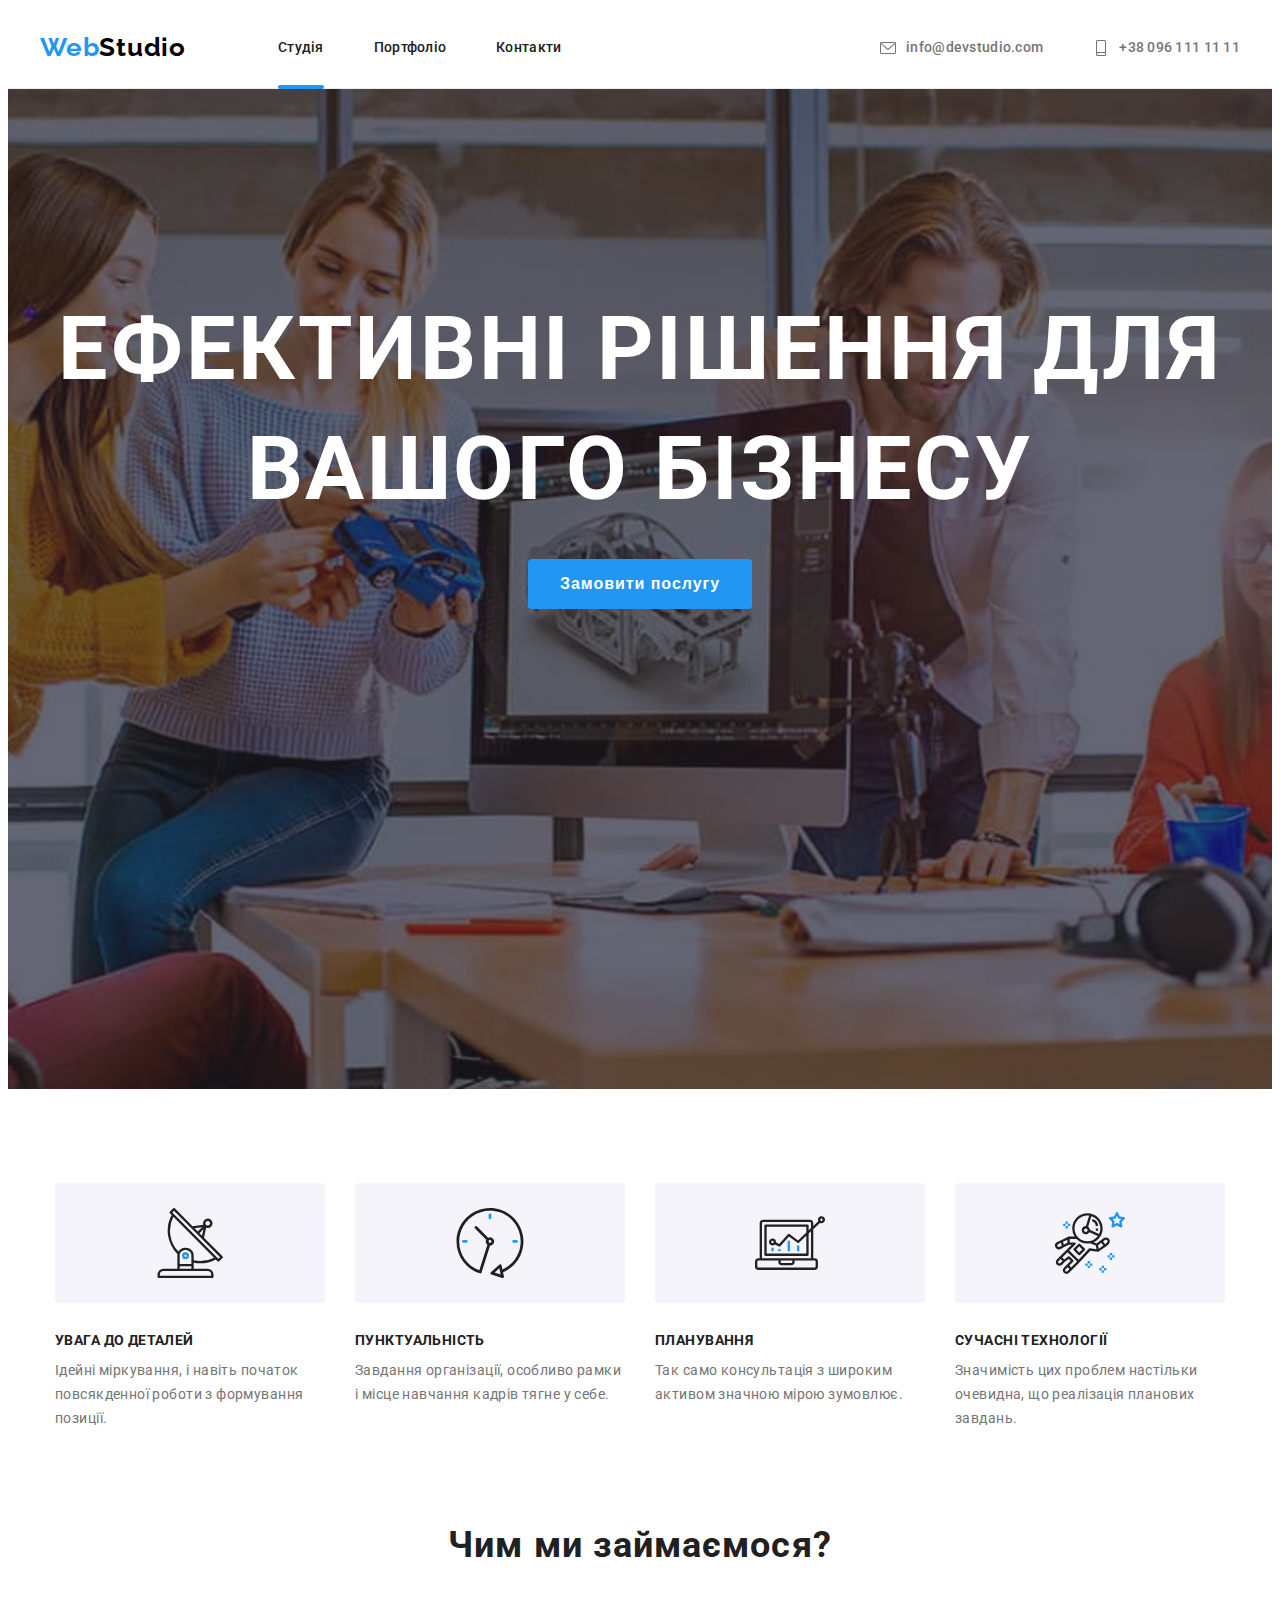
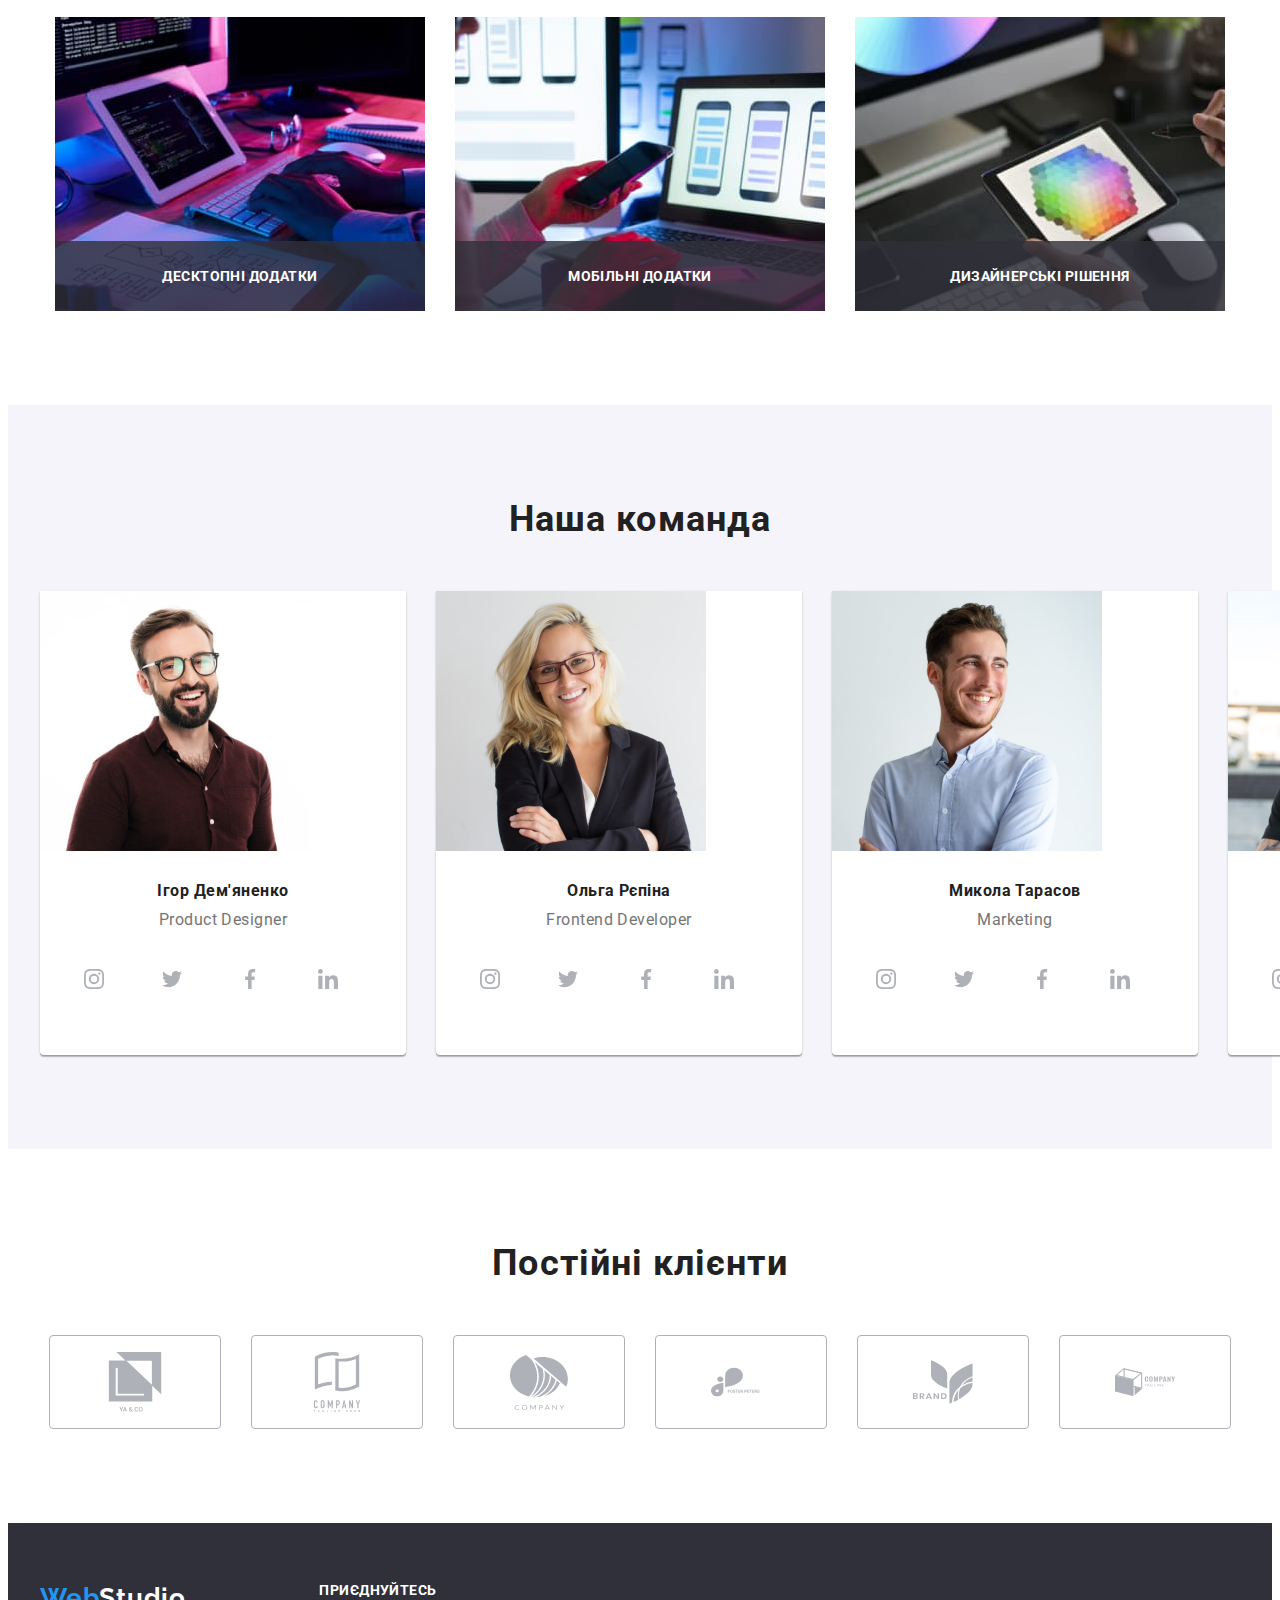
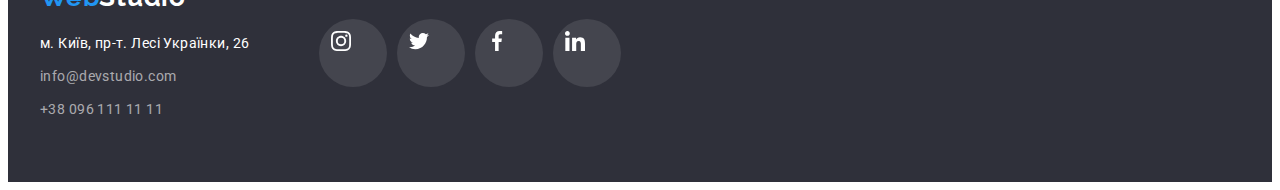
<file: index.html>
<!DOCTYPE html>
<html lang="uk">
  <head>
    <meta charset="UTF-8" />
    <meta http-equiv="X-UA-Compatible" content="IE=edge" />
    <meta name="viewport" content="width=device-width, initial-scale=1.0" />
    <title>Студія</title>
    <link rel="stylesheet" href="./css/style.css" />
    <link rel="preconnect" href="https://fonts.googleapis.com" />
    <link rel="preconnect" href="https://fonts.gstatic.com" crossorigin />
    <link
      rel="stylesheet"
      href="https://cdnjs.cloudflare.com/ajax/libs/modern-normalize/1.1.0/modern-normalize.min.css"
      integrity="sha512-wpPYUAdjBVSE4KJnH1VR1HeZfpl1ub8YT/NKx4PuQ5NmX2tKuGu6U/JRp5y+Y8XG2tV+wKQpNHVUX03MfMFn9Q=="
      crossorigin="anonymous"
      referrerpolicy="no-referrer"
    />
    <link
      href="https://fonts.googleapis.com/css2?family=Raleway:wght@700&family=Roboto:wght@400;500;700;900&display=swap"
      rel="stylesheet"
    />
  </head>
  <body>
    <header class="main-header">
      <div class="container container-header">
        <nav class="nav-container">
          <a href="" class="logo user-links"
            ><span class="logo-start">Web</span>Studio</a
          >
          <ul class="user-list nav-links">
            <li class="nav-item">
              <a class="user-links nav-link active" href="./index.html"
                >Студія</a
              >
            </li>
            <li class="nav-item">
              <a class="user-links nav-link" href="./portfolio.html"
                >Портфоліо</a
              >
            </li>
            <li class="nav-item">
              <a class="user-links nav-link" href="">Контакти</a>
            </li>
          </ul>
        </nav>
        <aside class="contacts">
          <a class="user-links contact" href="mailto:info@devstudio.com">
            <svg class="nav-icon envelope" width="16" height="16">
              <use href="./images/icon.svg#icon-envelope"></use>
            </svg>
            info@devstudio.com
          </a>
          <a class="user-links contact" href="tel:+380961111111">
            <svg class="nav-icon smartphone" width="16" height="16">
              <use href="./images/icon.svg#icon-smartphone"></use>
            </svg>
            +38 096 111 11 11</a
          >
        </aside>
      </div>
    </header>
    <main>
      <section class="section hero">
        <div class="container">
          <h1 class="hero-title">Ефективні рішення для вашого бізнесу</h1>
          <button type="button" class="btn-hero" data-modal-open>
            Замовити послугу
          </button>
        </div>
      </section>
      <section class="section kinds">
        <div class="container">
          <ul class="user-list kinds-container">
            <li class="kind">
              <div class="kind-image">
                <svg class="kind-icon" width="70" height="70">
                  <use href="./images/icon.svg#icon-Group"></use>
                </svg>
              </div>
              <h3 class="kind-header">Увага до деталей</h3>
              <p class="kind-item">
                Ідейні міркування, і навіть початок повсякденної роботи з
                формування позиції.
              </p>
            </li>
            <li class="kind">
              <div class="kind-image">
                <svg class="kind-icon" width="70" height="70">
                  <use href="./images/icon.svg#icon-clock-1"></use>
                </svg>
              </div>
              <h3 class="kind-header">Пунктуальність</h3>
              <p class="kind-item">
                Завдання організації, особливо рамки і місце навчання кадрів
                тягне у себе.
              </p>
            </li>
            <li class="kind">
              <div class="kind-image">
                <svg class="kind-icon" width="70" height="70">
                  <use href="./images/icon.svg#icon-diagram-1"></use>
                </svg>
              </div>
              <h3 class="kind-header">Планування</h3>
              <p class="kind-item">
                Так само консультація з широким активом значною мірою зумовлює.
              </p>
            </li>
            <li class="kind">
              <div class="kind-image">
                <svg class="kind-icon" width="70" height="70">
                  <use href="./images/icon.svg#icon-astronaut-1"></use>
                </svg>
              </div>
              <h3 class="kind-header">Сучасні технології</h3>
              <p class="kind-item">
                Значимість цих проблем настільки очевидна, що реалізація
                планових завдань.
              </p>
            </li>
          </ul>
        </div>
      </section>
      <section class="works section">
        <div class="container">
          <header>
            <h2 class="header works-and-teams-header">Чим ми займаємося?</h2>
          </header>
          <ul class="user-list container-works-and-teams">
            <li class="work">
              <img
                src="./images/box1.jpg"
                alt="розробка"
                width="370"
                height="294"
              />
              <p class="description">Десктопні додатки</p>
            </li>
            <li class="work">
              <img
                src="./images/box2.jpg"
                alt="верстка"
                width="370"
                height="294"
              />
              <p class="description">Мобільні додатки</p>
            </li>
            <li class="work">
              <img
                src="./images/box3.jpg"
                alt="дизайн"
                width="370"
                height="294"
              />
              <p class="description">Дизайнерські рішення</p>
            </li>
          </ul>
        </div>
      </section>
      <section class="section our-team-section">
        <div class="container">
          <header>
            <h2 class="header works-and-teams-header">Наша команда</h2>
          </header>
          <ul class="user-list container-works-and-teams">
            <li class="worker-card">
              <img
                src="./images/img1.jpg"
                alt="Ігор Дем'яненко"
                width="270"
                height="260"
              />
              <div class="worker-info">
                <p class="name"><strong>Ігор Дем'яненко</strong></p>
                <p class="position">Product Designer</p>
                <ul class="user-list social-media-bar">
                  <li>
                    <a
                      href=""
                      class="user-links worker-media"
                      target="_blank"
                      rel="nofollow"
                    >
                      <svg class="social-icon" width="20" height="20">
                        <use href="./images/icon.svg#icon-instagram-2"></use>
                      </svg>
                    </a>
                  </li>
                  <li>
                    <a
                      href=""
                      class="user-links worker-media"
                      target="_blank"
                      rel="nofollow"
                    >
                      <svg class="social-icon">
                        <use href="./images/icon.svg#icon-twitter-1"></use>
                      </svg>
                    </a>
                  </li>
                  <li>
                    <a
                      href=""
                      class="user-links worker-media"
                      target="_blank"
                      rel="nofollow"
                    >
                      <svg class="social-icon">
                        <use href="./images/icon.svg#icon-facebook-1"></use>
                      </svg>
                    </a>
                  </li>
                  <li>
                    <a
                      href=""
                      class="user-links worker-media"
                      target="_blank"
                      rel="nofollow"
                    >
                      <svg class="social-icon">
                        <use href="./images/icon.svg#icon-linkedin-1"></use>
                      </svg>
                    </a>
                  </li>
                </ul>
              </div>
            </li>
            <li class="worker-card">
              <img
                src="./images/img2.jpg"
                alt="Ольга Рєпіна"
                width="270"
                height="260"
              />
              <div class="worker-info">
                <p class="name"><strong>Ольга Рєпіна</strong></p>
                <p class="position">Frontend Developer</p>
                <ul class="user-list social-media-bar">
                  <li>
                    <a
                      href=""
                      class="user-links worker-media"
                      target="_blank"
                      rel="nofollow"
                    >
                      <svg class="social-icon" width="20" height="20">
                        <use href="./images/icon.svg#icon-instagram-2"></use>
                      </svg>
                    </a>
                  </li>
                  <li>
                    <a
                      href=""
                      class="user-links worker-media"
                      target="_blank"
                      rel="nofollow"
                    >
                      <svg class="social-icon">
                        <use href="./images/icon.svg#icon-twitter-1"></use>
                      </svg>
                    </a>
                  </li>
                  <li>
                    <a
                      href=""
                      class="user-links worker-media"
                      target="_blank"
                      rel="nofollow"
                    >
                      <svg class="social-icon">
                        <use href="./images/icon.svg#icon-facebook-1"></use>
                      </svg>
                    </a>
                  </li>
                  <li>
                    <a
                      href=""
                      class="user-links worker-media"
                      target="_blank"
                      rel="nofollow"
                    >
                      <svg class="social-icon">
                        <use href="./images/icon.svg#icon-linkedin-1"></use>
                      </svg>
                    </a>
                  </li>
                </ul>
              </div>
            </li>
            <li class="worker-card">
              <img
                src="./images/img3.jpg"
                alt="Микола Тарасов"
                width="270"
                height="260"
              />
              <div class="worker-info">
                <p class="name"><strong>Микола Тарасов</strong></p>
                <p class="position">Marketing</p>
                <ul class="user-list social-media-bar">
                  <li>
                    <a
                      href=""
                      class="user-links worker-media"
                      target="_blank"
                      rel="nofollow"
                    >
                      <svg class="social-icon" width="20" height="20">
                        <use href="./images/icon.svg#icon-instagram-2"></use>
                      </svg>
                    </a>
                  </li>
                  <li>
                    <a
                      href=""
                      class="user-links worker-media"
                      target="_blank"
                      rel="nofollow"
                    >
                      <svg class="social-icon">
                        <use href="./images/icon.svg#icon-twitter-1"></use>
                      </svg>
                    </a>
                  </li>
                  <li>
                    <a
                      href=""
                      class="user-links worker-media"
                      target="_blank"
                      rel="nofollow"
                    >
                      <svg class="social-icon">
                        <use href="./images/icon.svg#icon-facebook-1"></use>
                      </svg>
                    </a>
                  </li>
                  <li>
                    <a
                      href=""
                      class="user-links worker-media"
                      target="_blank"
                      rel="nofollow"
                    >
                      <svg class="social-icon">
                        <use href="./images/icon.svg#icon-linkedin-1"></use>
                      </svg>
                    </a>
                  </li>
                </ul>
              </div>
            </li>
            <li class="worker-card">
              <img
                src="./images/img4.jpg"
                alt="Михайло Єрмаков"
                width="270"
                height="260"
              />
              <div class="worker-info">
                <p class="name"><strong>Михайло Єрмаков</strong></p>
                <p class="position">UI Designer</p>
                <ul class="user-list social-media-bar">
                  <li>
                    <a
                      href=""
                      class="user-links worker-media"
                      target="_blank"
                      rel="nofollow"
                    >
                      <svg class="social-icon" width="20" height="20">
                        <use href="./images/icon.svg#icon-instagram-2"></use>
                      </svg>
                    </a>
                  </li>
                  <li>
                    <a
                      href=""
                      class="user-links worker-media"
                      target="_blank"
                      rel="nofollow"
                    >
                      <svg class="social-icon">
                        <use href="./images/icon.svg#icon-twitter-1"></use>
                      </svg>
                    </a>
                  </li>
                  <li>
                    <a
                      href=""
                      class="user-links worker-media"
                      target="_blank"
                      rel="nofollow"
                    >
                      <svg class="social-icon">
                        <use href="./images/icon.svg#icon-facebook-1"></use>
                      </svg>
                    </a>
                  </li>
                  <li>
                    <a
                      href=""
                      class="user-links worker-media"
                      target="_blank"
                      rel="nofollow"
                    >
                      <svg class="social-icon">
                        <use href="./images/icon.svg#icon-linkedin-1"></use>
                      </svg>
                    </a>
                  </li>
                </ul>
              </div>
            </li>
          </ul>
        </div>
      </section>
      <section class="section clients">
        <div class="container clients-container">
          <header>
            <h2 class="header works-and-teams-header">Постійні клієнти</h2>
          </header>
          <ul class="user-list clients-logo-list">
            <li>
              <a href="" class="client-logo" target="_blank" rel="nofollow">
                <svg width="106" height="60">
                  <use href="./images/icon.svg#icon-group-1"></use>
                </svg>
              </a>
            </li>
            <li>
              <a href="" class="client-logo" target="_blank" rel="nofollow">
                <svg width="106" height="60">
                  <use href="./images/icon.svg#icon-group-2"></use>
                </svg>
              </a>
            </li>
            <li>
              <a href="" class="client-logo" target="_blank" rel="nofollow">
                <svg width="106" height="60">
                  <use href="./images/icon.svg#icon-group-3"></use>
                </svg>
              </a>
            </li>
            <li>
              <a href="" class="client-logo" target="_blank" rel="nofollow">
                <svg width="106" height="60">
                  <use href="./images/icon.svg#icon-group-4"></use>
                </svg>
              </a>
            </li>
            <li>
              <a href="" class="client-logo" target="_blank" rel="nofollow">
                <svg width="106" height="60">
                  <use href="./images/icon.svg#icon-group-5"></use>
                </svg>
              </a>
            </li>
            <li>
              <a href="" class="client-logo" target="_blank" rel="nofollow">
                <svg width="106" height="60">
                  <use href="./images/icon.svg#icon-group-6"></use>
                </svg>
              </a>
            </li>
          </ul>
        </div>
      </section>
    </main>
    <footer class="footer">
      <div class="container">
        <div class="adress">
          <a href="" class="logo footer-logo user-links"
            ><span class="logo-start">Web</span
            ><span class="logo-footer-end">Studio</span></a
          >
          <address>
            <a href="" class="footer-location user-links"
              >м. Київ, пр-т. Лесі Українки, 26</a
            >
            <a
              class="user-links contact footer-email"
              href="mailto:info@devstudio.com"
              >info@devstudio.com</a
            >
            <a class="user-links contact footer-tel" href="tel:+380961111111"
              >+38 096 111 11 11</a
            >
          </address>
        </div>
        <div class="social">
          <h4 class="social-header">Приєднуйтесь</h4>
          <ul class="user-list social-media-footer">
            <li>
              <a
                href=""
                class="user-links footer-media"
                target="_blank"
                rel="nofollow"
              >
                <svg class="social-icon">
                  <use href="./images/icon.svg#icon-instagram-2"></use>
                </svg>
              </a>
            </li>
            <li>
              <a
                href=""
                class="user-links footer-media"
                target="_blank"
                rel="nofollow"
              >
                <svg class="social-icon">
                  <use href="./images/icon.svg#icon-twitter-1"></use>
                </svg>
              </a>
            </li>
            <li>
              <a
                href=""
                class="user-links footer-media"
                target="_blank"
                rel="nofollow"
              >
                <svg class="social-icon">
                  <use href="./images/icon.svg#icon-facebook-1"></use>
                </svg>
              </a>
            </li>
            <li>
              <a
                href=""
                class="user-links footer-media"
                target="_blank"
                rel="nofollow"
              >
                <svg class="social-icon">
                  <use href="./images/icon.svg#icon-linkedin-1"></use>
                </svg>
              </a>
            </li>
          </ul>
        </div>
      </div>
    </footer>
    <div class="back-drop is-hidden" data-modal>
      <div class="modal">
        <button class="close-modal-btn" data-modal-close>
          <svg class="icon-close">
            <use href="./images/icon.svg#icon-close"></use>
          </svg>
        </button>
      </div>
    </div>
    <script src="./js/modal.js"></script>
  </body>
</html>
</file>
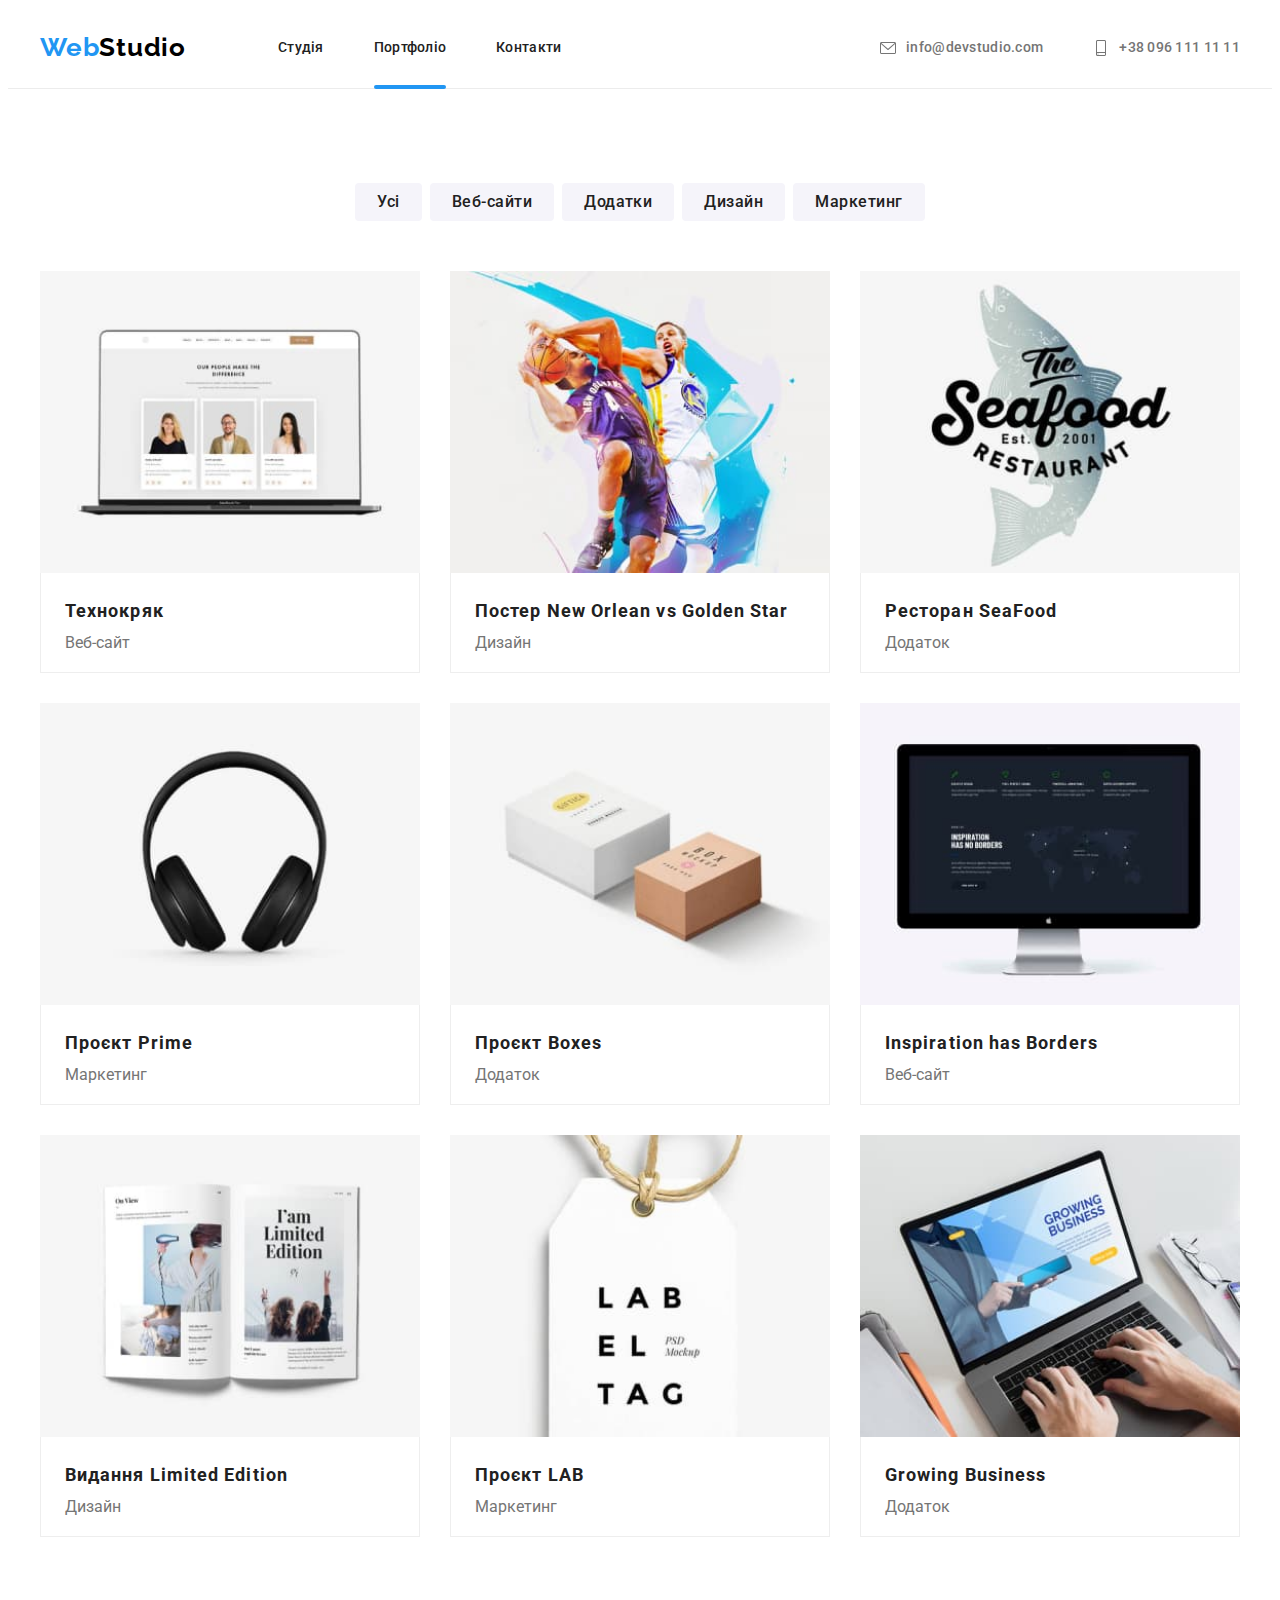
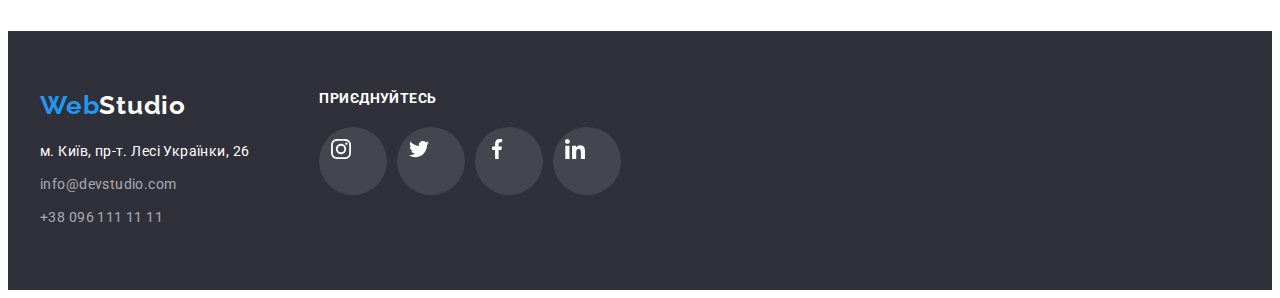
<file: portfolio.html>
<!DOCTYPE html>
<html lang="uk">
  <head>
    <meta charset="UTF-8" />
    <meta http-equiv="X-UA-Compatible" content="IE=edge" />
    <meta name="viewport" content="width=device-width, initial-scale=1.0" />
    <title>Портфоліо</title>
    <link rel="stylesheet" href="./css/style.css" />
    <link rel="preconnect" href="https://fonts.googleapis.com" />
    <link rel="preconnect" href="https://fonts.gstatic.com" crossorigin />
    <link
      rel="stylesheet"
      href="https://cdnjs.cloudflare.com/ajax/libs/modern-normalize/1.1.0/modern-normalize.min.css"
      integrity="sha512-wpPYUAdjBVSE4KJnH1VR1HeZfpl1ub8YT/NKx4PuQ5NmX2tKuGu6U/JRp5y+Y8XG2tV+wKQpNHVUX03MfMFn9Q=="
      crossorigin="anonymous"
      referrerpolicy="no-referrer"
    />
    <link
      href="https://fonts.googleapis.com/css2?family=Raleway:wght@700&family=Roboto:wght@400;500;700;900&display=swap"
      rel="stylesheet"
    />
  </head>
  <body>
    <header class="main-header">
      <div class="container container-header">
        <nav class="nav-container">
          <a href="" class="logo user-links"
            ><span class="logo-start">Web</span>Studio</a
          >
          <ul class="user-list nav-links">
            <li class="nav-item">
              <a class="user-links nav-link" href="./index.html">Студія</a>
            </li>
            <li class="nav-item">
              <a class="user-links nav-link active" href="./portfolio.html"
                >Портфоліо</a
              >
            </li>
            <li class="nav-item">
              <a class="user-links nav-link" href="">Контакти</a>
            </li>
          </ul>
        </nav>
        <aside class="contacts">
          <a class="user-links contact" href="mailto:info@devstudio.com">
            <svg class="nav-icon envelope" width="16" height="16">
              <use href="./images/icon.svg#icon-envelope"></use>
            </svg>
            info@devstudio.com
          </a>
          <a class="user-links contact" href="tel:+380961111111">
            <svg class="nav-icon smartphone" width="16" height="16">
              <use href="./images/icon.svg#icon-smartphone"></use>
            </svg>
            +38 096 111 11 11</a
          >
        </aside>
      </div>
    </header>
    <main>
      <section class="section portfolio">
        <div class="container">
          <ul class="user-list filters">
            <li class="filter">
              <button type="button" class="btn-filter">Усі</button>
            </li>
            <li class="filter">
              <button type="button" class="btn-filter">Веб-сайти</button>
            </li>
            <li class="filter">
              <button type="button" class="btn-filter">Додатки</button>
            </li>
            <li class="filter">
              <button type="button" class="btn-filter">Дизайн</button>
            </li>
            <li class="filter">
              <button type="button" class="btn-filter">Маркетинг</button>
            </li>
          </ul>
          <ul class="user-list portfolio-cards">
            <li class="portfolio-card">
              <div class="portfolio-img">
                <img src="./images/img.jpg" alt="Технокряк" />
                <div class="more-information">
                  <p>
                    Ресурс пропонує комплексні пропозиції з різним рівнем
                    функціоналу та сервісів. Все це дозволить відвідувачу
                    отримати вичерпні відомості про компанію чи приватну особу.
                  </p>
                </div>
              </div>
              <div class="portfolio-card-item">
                <h3 class="card-header">Технокряк</h3>
                <p class="description">Веб-сайт</p>
              </div>
            </li>

            <li class="portfolio-card">
              <div class="portfolio-img">
                <img
                  src="./images/img(1).jpg"
                  alt="Постер New Orlean vs Golden Star"
                />
                <div class="more-information">
                  <p>
                    Ресурс пропонує комплексні пропозиції з різним рівнем
                    функціоналу та сервісів. Все це дозволить відвідувачу
                    отримати вичерпні відомості про компанію чи приватну особу.
                  </p>
                </div>
              </div>
              <div class="portfolio-card-item">
                <h3 class="card-header">Постер New Orlean vs Golden Star</h3>
                <p class="description">Дизайн</p>
              </div>
            </li>

            <li class="portfolio-card">
              <div class="portfolio-img">
                <img src="./images/img(2).jpg" alt="Ресторан SeaFood" />
                <div class="more-information">
                  <p>
                    Ресурс пропонує комплексні пропозиції з різним рівнем
                    функціоналу та сервісів. Все це дозволить відвідувачу
                    отримати вичерпні відомості про компанію чи приватну особу.
                  </p>
                </div>
              </div>
              <div class="portfolio-card-item">
                <h3 class="card-header">Ресторан SeaFood</h3>
                <p class="description">Додаток</p>
              </div>
            </li>

            <li class="portfolio-card">
              <div class="portfolio-img">
                <img src="./images/img(3).jpg" alt="Проєкт Prime" />
                <div class="more-information">
                  <p>
                    Ресурс пропонує комплексні пропозиції з різним рівнем
                    функціоналу та сервісів. Все це дозволить відвідувачу
                    отримати вичерпні відомості про компанію чи приватну особу.
                  </p>
                </div>
              </div>
              <div class="portfolio-card-item">
                <h3 class="card-header">Проєкт Prime</h3>
                <p class="description">Маркетинг</p>
              </div>
            </li>

            <li class="portfolio-card">
              <div class="portfolio-img">
                <img src="./images/img(4).jpg" alt="Проєкт Boxes" />
                <div class="more-information">
                  <p>
                    Ресурс пропонує комплексні пропозиції з різним рівнем
                    функціоналу та сервісів. Все це дозволить відвідувачу
                    отримати вичерпні відомості про компанію чи приватну особу.
                  </p>
                </div>
              </div>
              <div class="portfolio-card-item">
                <h3 class="card-header">Проєкт Boxes</h3>
                <p class="description">Додаток</p>
              </div>
            </li>

            <li class="portfolio-card">
              <div class="portfolio-img">
                <img src="./images/img(5).jpg" alt="Inspiration has Borders" />
                <div class="more-information">
                  <p>
                    Ресурс пропонує комплексні пропозиції з різним рівнем
                    функціоналу та сервісів. Все це дозволить відвідувачу
                    отримати вичерпні відомості про компанію чи приватну особу.
                  </p>
                </div>
              </div>
              <div class="portfolio-card-item">
                <h3 class="card-header">Inspiration has Borders</h3>
                <p class="description">Веб-сайт</p>
              </div>
            </li>

            <li class="portfolio-card">
              <div class="portfolio-img">
                <img src="./images/img(6).jpg" alt="Видання Limited Edition" />
                <div class="more-information">
                  <p>
                    Ресурс пропонує комплексні пропозиції з різним рівнем
                    функціоналу та сервісів. Все це дозволить відвідувачу
                    отримати вичерпні відомості про компанію чи приватну особу.
                  </p>
                </div>
              </div>
              <div class="portfolio-card-item">
                <h3 class="card-header">Видання Limited Edition</h3>
                <p class="description">Дизайн</p>
              </div>
            </li>

            <li class="portfolio-card">
              <div class="portfolio-img">
                <img src="./images/img(8).jpg" alt="Проєкт LAB" />
                <div class="more-information">
                  <p>
                    Ресурс пропонує комплексні пропозиції з різним рівнем
                    функціоналу та сервісів. Все це дозволить відвідувачу
                    отримати вичерпні відомості про компанію чи приватну особу.
                  </p>
                </div>
              </div>
              <div class="portfolio-card-item">
                <h3 class="card-header">Проєкт LAB</h3>
                <p class="description">Маркетинг</p>
              </div>
            </li>

            <li class="portfolio-card">
              <div class="portfolio-img">
                <img src="./images/img(7).jpg" alt="Growing Business" />
                <div class="more-information">
                  <p>
                    Ресурс пропонує комплексні пропозиції з різним рівнем
                    функціоналу та сервісів. Все це дозволить відвідувачу
                    отримати вичерпні відомості про компанію чи приватну особу.
                  </p>
                </div>
              </div>
              <div class="portfolio-card-item">
                <h3 class="card-header">Growing Business</h3>
                <p class="description">Додаток</p>
              </div>
            </li>
          </ul>
        </div>
      </section>
    </main>
    <footer class="footer">
      <div class="container">
        <div class="adress">
          <a href="" class="logo footer-logo user-links"
            ><span class="logo-start">Web</span
            ><span class="logo-footer-end">Studio</span></a
          >
          <address>
            <a href="" class="footer-location user-links"
              >м. Київ, пр-т. Лесі Українки, 26</a
            >
            <a
              class="user-links contact footer-email"
              href="mailto:info@devstudio.com"
              >info@devstudio.com</a
            >
            <a class="user-links contact footer-tel" href="tel:+380961111111"
              >+38 096 111 11 11</a
            >
          </address>
        </div>
        <div class="social">
          <h4 class="social-header">Приєднуйтесь</h4>
          <ul class="user-list social-media-footer">
            <li>
              <a
                href=""
                class="user-links footer-media"
                target="_blank"
                rel="nofollow"
              >
                <svg class="social-icon">
                  <use href="./images/icon.svg#icon-instagram-2"></use>
                </svg>
              </a>
            </li>
            <li>
              <a
                href=""
                class="user-links footer-media"
                target="_blank"
                rel="nofollow"
              >
                <svg class="social-icon">
                  <use href="./images/icon.svg#icon-twitter-1"></use>
                </svg>
              </a>
            </li>
            <li>
              <a
                href=""
                class="user-links footer-media"
                target="_blank"
                rel="nofollow"
              >
                <svg class="social-icon">
                  <use href="./images/icon.svg#icon-facebook-1"></use>
                </svg>
              </a>
            </li>
            <li>
              <a
                href=""
                class="user-links footer-media"
                target="_blank"
                rel="nofollow"
              >
                <svg class="social-icon">
                  <use href="./images/icon.svg#icon-linkedin-1"></use>
                </svg>
              </a>
            </li>
          </ul>
        </div>
      </div>
    </footer>
    <script src="./js/modal.js"></script>
  </body>
</html>
</file>
<file: css/style.css>
:root{
    --font-color-header: #212121;
    --font-color-text: #757575;
    --font-color-footer-location: #FFFFFF;
    --font-color-footer-contacts: rgba(255,255,255,.6);
    --font-color-hower: #2196F3;
    --font-color-hower-btn: #FFFFFF;
    --hero-font-color: #FFFFFF;
    --header-background-color: #FFFFFF;
    --main-background-color: #FFFFFF;
    --main-background-color-aditional: #F5F4FA;
    --hero-backround-color: #2F303A;
    --footer-background-color: #2F303A;
    --filter-btn-background-color: #F5F4FA;
    --filter-btn-hower-background: #2196F3;
    --portfolio-set-gap: 30px;
    --transition-duration: 250ms;
    --transition-timing-function: cubic-bezier(0.4, 0, 0.2, 1);
}
body{
    font-family: 'Roboto', 'Raleway', 'Times New Roman', sans-serif;
    color: var(--font-color-text);
    background-color: var(--main-background-color);
}
h1, h2, h3, h4, h5, h6 {
    margin: 0;
}
p{
    margin: 0;
    padding: 0;
}
img{
    display: block;
    max-width: 100%;
}
.container{
    width: 1200px;
    margin: 0 auto;
    display: flex;
    padding: 0 15px;
}
.section{
    padding: 94px 0;
}


/* Remove default style */
.user-links{
    text-decoration: none;
    color: inherit;
    font-style: normal;
}
.user-list{
    margin-top: 0;
    margin-bottom: 0;
    list-style: none;
    color: inherit;
    padding: 0;
}
/* Main-header */
.main-header{
    background-color: var(--header-background-color);
    border-bottom: 1px solid #ECECEC;
}
.container-header{
    align-items: center;
    justify-content: space-between;
}
.nav-container{
    display: flex;
    align-items: center;
}

.logo{
    width: 145px;
    color: #000000;
    font-family: 'Raleway';
    font-style: normal;
    font-weight: 700;
    font-size: 26px;
    line-height: 1.14;
    letter-spacing: 0.03em;
}
.logo-start{
    color: #2196F3;
}
.nav-links{
    margin-left: 93px;
    padding-left: 0;
    display: flex;
    min-width: 281px;
    justify-content: space-between;
    align-items: center;
    color: var(--font-color-header);
    font-weight: 500;
    font-size: 14px;
    line-height: 1.14;
    letter-spacing: 0.02em;
}

.nav-link.active{
    position: relative;
    display: inline-block;
    padding-top: 32px;
    padding-bottom: 32px;
}
.nav-link{
    transition-property: color;
    transition-duration: var(--transition-duration);
    transition-timing-function: var(--transition-timing-function);
}

.nav-container .nav-link.active::after{
    content: '';
    position: absolute;
    display: block;
    bottom: -1px;
    height: 4px;
    width: 100%;
    border-radius: 2px;
    background-color: var(--font-color-hower);

    animation-name: nav-line;
    animation-duration: var(--transition-duration);
    animation-timing-function: var(--transition-timing-function);
}

.user-list.nav-links .nav-item:not(:last-child){
    margin-right: 50px;
}
.contacts{
    display: flex;
    color: var(--font-color-text);
    font-style: normal;
    font-weight: 500;
    font-size: 14px;
    line-height: 1.14px;
    letter-spacing: 0.02em;
}

.contacts>.user-links.contact {
    display: flex;
    justify-content: center;
    align-items: center;
    gap: 10px;

    transition-property: color;
    transition-duration: var(--transition-duration);
    transition-timing-function: var(--transition-timing-function);
}

.nav-icon {
    fill: #757575;

    transition-property: fill;
    transition-duration: var(--transition-duration);
    transition-timing-function: var(--transition-timing-function);
}

.contacts>.user-links.contact:hover .nav-icon, .contacts>.user-links.contact:focus .nav-icon {
    fill: var(--font-color-hower);
}

.contacts .user-links.contact:not(:last-child){
    margin-right: 50px;
}
.contact:hover, .contact:focus, .nav-link:hover, .nav-link:focus, .location:hover,
.location:focus,
.contact:hover,
.contact:focus{
    color: var(--font-color-hower)
}
/* Main page main */
.header{
    color: var(--font-color-header);
    font-size: 36px;
    line-height: 1.166;
    text-align: center;
    letter-spacing: 0.03em;
}
/* hero */
.hero{
    height: 600px;
    max-width: 1600px;
    margin: 0 auto;
    background-color: #C4C4C4;
    background-image: linear-gradient(rgba(47, 48, 58, 0.4), rgba(47, 48, 58, 0.4)), url(../images/hero.jpg);
    background-repeat: no-repeat;
    background-size: cover;
    background-position: center;
    color: var(--hero-font-color);
    font-weight: 900;
    font-size: 44px;
    line-height: 1.364;
    text-align: center;
    letter-spacing: 0.06em;
    text-transform: uppercase;
}
.hero.section{
    padding-bottom: 200px;
    padding-top: 200px;
}
.hero .container{
    flex-direction: column;
    align-items: center;
}
.hero .hero-title{
    margin-bottom: 30px;
}
.btn-hero {
    width: max-content;
    padding: 10px 32px;
    background-color: #2196F3;
    color: #FFFFFF;
    font-weight: 700;
    font-size: 16px;
    line-height: 1.875;
    letter-spacing: 0.06em;
    cursor: pointer;
    border: none;
    border-radius: 4px;
}

/* kinds */
.kind-image{
    background-color: var(--main-background-color-aditional);
    border-radius: 4px;
    margin-bottom: 30px;
    height: 120px;
    display: flex;
    justify-content: center;
    align-items: center;
}
.kinds{
    background-color: var(--main-background-color);
}
.kinds .container{
    flex-direction: column;
}
.kinds-container{
    display: flex;
    margin: 0 auto;
}
.kinds-container .kind:not(:last-child){
    margin-right: 30px;
}
.kind{
    width: 270px;
}
.kind-header{
    color: var(--font-color-header);
    padding-bottom: 10px;
    font-size: 14px;
    line-height: 1.14;
    letter-spacing: 0.03em;
    text-transform: uppercase;
}
.kind-item{
    font-size: 14px;
    line-height: 1.71;
    letter-spacing: 0.03em;
}
/* What are we doing */
.works.section{
    padding-top: 0;
}
.works.section .container{
    flex-direction: column;
}
.container-works-and-teams{
    display: flex;
    margin: 0 auto;
    padding-left: 0;
}
.container-works-and-teams .work:not(:last-child){
    margin-right: 30px;
}
.works-and-teams-header{
    margin-bottom: 50px;
}
.work{
    position: relative;
}
.work > .description{
    display: flex;
    align-items: center;
    justify-content: center;
    width: 100%;
    position: absolute;
    bottom: 0;
    min-height: 70px;
    color: var(--font-color-hower-btn);
    background-color: rgba(47, 48, 58, 0.8);

    font-weight: 700;
    font-size: 14px;
    line-height: 16px;
    text-align: center;
    letter-spacing: 0.03em;
    text-transform: uppercase;
}
/* Our team */
.our-team-section{
    background-color: var(--main-background-color-aditional);
}
.our-team-section .container{
    flex-direction: column;
}
.worker-card{
    background-color: var(--header-background-color);
    box-shadow: 0px 1px 3px rgba(0, 0, 0, 0.12), 0px 1px 1px rgba(0, 0, 0, 0.14), 0px 2px 1px rgba(0, 0, 0, 0.2);
    border-radius: 0px 0px 4px 4px;
}
.user-list.container-works-and-teams .worker-card:not(:last-child){
    margin-right: 30px;
}
.worker-info{
    padding: 30px 0;
    padding-left: 32px;
    padding-right: 32px;
}
.name{
    color: var(--font-color-header);
    font-weight: 500;
    font-size: 16px;
    line-height: 1.19;
    text-align: center;
    letter-spacing: 0.03em;
    margin-bottom: 10px;
}
.position{
    font-size: 16px;
    line-height: 1.19;
    text-align: center;
    letter-spacing: 0.03em;
    margin-bottom: 28px;
}
.social-media-bar{
    display: flex;
    gap: 10px;
}
.social-icon{
    width: 20px;
    height: 20px;
}
.worker-media{
    display: inline-block;
    width: 44px;
    height: 44px;
    fill: #AFB1B8;
    border-radius: 50%;
    padding: 12px;

    transition-property: background-color, fill;
    transition-duration: var(--transition-duration);
    transition-timing-function: var(--transition-timing-function);
}
.worker-media:hover{
    fill: var(--font-color-hower-btn);
    background-color: var(--filter-btn-hower-background);
}
/* clients */
.clients-container{
    flex-direction: column;
    align-items: center;
}
.clients-logo-list{
    display: flex;
    gap: 30px;
}
.client-logo{
    display: flex;
    justify-content: center;
    align-items: center;
    height: 92px;
    width: 170px;
    border: rgba(175, 177, 184, 1) solid 1px;
    border-radius: 4px;
    fill: #AFB1B8;

    transition-property: fill, border;
    transition-duration: var(--transition-duration);
    transition-timing-function: var(--transition-timing-function);
}
.clients-logo-list > .client-logo:not(:last-child){
    margin-right: 30px;
}
.client-logo:hover, .client-logo:focus{
    fill: #2196F3;
    border: rgba(33, 150, 243, 1) solid 1px;
}
/* footer */
.footer{
    background-color: var(--footer-background-color);
    padding-top: 60px;
    padding-bottom: 60px;
    color: var(--font-color-footer-contacts);
    font-style: normal;
    font-size: 14px;
    line-height: 1.71;
    letter-spacing: 0.03em;
}
.footer .adress{
    flex-direction: column;
    margin-right: 70px;
}
.footer-logo{
    display: inline-block;
    margin-bottom: 20px;
}
.logo-footer-end{
    color: #FFFFFF;
}

.footer .contact{
    transition-property: color;
    transition-duration: var(--transition-duration);
    transition-timing-function: var(--transition-timing-function);
}

.footer-location {
    display: block;
    color: var(--font-color-footer-location);
    margin-bottom: 9px;
}

.footer-email{
    display: block;
    margin-bottom: 9px;
}
.footer-tel{
    display: block;
}
.social-header{
    color: var(--font-color-footer-location);
    font-weight: 700;
    font-size: 14px;
    line-height: 1.14;
    letter-spacing: 0.03em;
    text-transform: uppercase;
    margin-bottom: 20px;
}
.user-list.social-media-footer{
    display: flex;
    gap: 10px;
}
.footer-media>.social-icon{
    fill: var(--font-color-footer-location);
}
.user-links.footer-media{
    display: inline-block;
    padding: 12px;
    cursor: pointer;
    width: 44px;
    height: 44px;
    background-color: rgba(255, 255, 255, 0.1);
    border-radius: 50%;

    transition-property: background-color;
    transition-duration: var(--transition-duration);
    transition-timing-function: var(--transition-timing-function);
}
.user-links.footer-media:hover{
    background-color: #2196F3;
}

/* Portfilio main*/
.portfolio .container{
    flex-direction: column;
}
.filters{
    display: flex;
    justify-content: center;
    margin-bottom: 50px;
}
.btn-filter{
    background-color: var(--filter-btn-background-color);
    color: var(--font-color-header);
    cursor: pointer;
    font-family: 'Roboto';
    font-style: normal;
    font-weight: 500;
    font-size: 16px;
    line-height: 1.62;
    text-align: center;
    letter-spacing: 0.03em;
    border: none;
    border-radius: 4px;
    padding: 6px 22px;

    transition-property: background-color, color, box-shadow;
    transition-duration: var(--transition-duration);
    transition-timing-function: var(--transition-timing-function);
}

.filters .filter:not(:last-child){
    margin-right: 8px;
}

.btn-filter:hover, .btn-filter:focus{
    background-color: var(--filter-btn-hower-background);
    color: #FFFFFF;
    box-shadow: 0px 3px 1px rgba(0, 0, 0, 0.1), 0px 1px 2px rgba(0, 0, 0, 0.08), 0px 2px 2px rgba(0, 0, 0, 0.12);
}

.portfolio-cards{
    display: flex;
    flex-wrap: wrap;
    padding: 0;
    width: 1200px;
}
.portfolio-card{
    flex-basis: calc((100% - var(--portfolio-set-gap)*2) / 3);
    margin-right: var(--portfolio-set-gap);
    margin-bottom: var(--portfolio-set-gap);

    transition-property: box-shadow;
    transition-duration: var(--transition-duration);
    transition-timing-function: var(--transition-timing-function);
}
.portfolio-card img{
    display: block;
    width: 100%;
    object-fit: cover;
}

.portfolio-img{
    position: relative;
    overflow: hidden;
}
.more-information{
    position: absolute;
    bottom: 0;

    transform: translateY(100%);

    display: flex;
    justify-content: center;
    align-items: center;

    padding: 0 24px;
    width: 100%;
    height: 100%;
    background-color: rgba(33, 150, 243, 0.9);

    transition-property: transform;
    transition-duration: var(--transition-duration);
    transition-timing-function: var(--transition-timing-function);
}
.more-information > p{
    font-size: 18px;
    line-height: 1.56;
    letter-spacing: 0.03em;
    color: #FFFFFF;
}
.portfolio-card:hover, .portfolio-card:focus{
    box-shadow: 0px 1px 1px rgba(0, 0, 0, 0.12), 0px 4px 4px rgba(0, 0, 0, 0.06), 1px 4px 6px rgba(0, 0, 0, 0.16);
}

.portfolio-card:hover .more-information,
.portfolio-card:focus .more-information{
    transform: translateY(0);
}

.portfolio-card:nth-child(3n){
    margin-right: 0;
}
.portfolio-card:nth-child(n + 7){
    margin-bottom: 0;
}
.portfolio-card-item{
    padding: 20px 24px;
    background-color: #FFFFFF;
    border-bottom: 1px solid #EEEEEE;
    border-left: 1px solid #EEEEEE;
    border-right: 1px solid #EEEEEE;
}
.card-header{
    color: var(--font-color-header);
    font-size: 18px;
    line-height: 2;
    letter-spacing: 0.06em;
    margin-bottom: 4px;
}
.card-description{
    font-size: 16px;
    line-height: 1.88;
    letter-spacing: 0.03em;
}

/* Back-drop */

.back-drop {
    position: fixed;
    top: 0;
    left: 0;

    opacity: 1;
    width: 100%;
    height: 100%;
    background-color: rgba(0, 0, 0, 0.2);
    transition-property: opacity;
    transition-duration: var(--transition-duration);
    transition-timing-function: var(--transition-timing-function);

}

.is-hidden {
    visibility: hidden;
    opacity: 0;
    pointer-events: none;

    transition-property: opacity, visibility;
    transition-duration: var(--transition-duration);
    transition-timing-function: var(--transition-timing-function);
}

/* Modalwindows */

.back-drop.is-hidden > .modal{
    transform: translate(-50%, -50%) scale(1.5);
    opacity: 0;
    transition-property: opacity, transform;
    transition-duration: var(--transition-duration);
    transition-timing-function: var(--transition-timing-function);

}
.modal {
    position: absolute;

    top: 50%;
    left: 50%;
    transform: translate(-50%, -50%) scale(1);

    width: 528px;
    height: 581px;

    background-color: #FFFFFF;

    transition-property: transform, opacity;
    transition-duration: var(--transition-duration);
    transition-timing-function: var(--transition-timing-function);
    }

.close-modal-btn {
    position: absolute;

    top: 8px;
    right: 8px;

    display: flex;
    justify-content: center;
    align-items: center;

    width: 30px;
    height: 30px;
    border-radius: 50%;
    border: 1px solid rgba(0, 0, 0, 0.1);
    background-color: #FFFFFF;

    transition-property: background-color, fill;
    transition-duration: var(--transition-duration);
    transition-timing-function: var(--transition-timing-function);
}

.icon-close {
    width: 11px;
    height: 11px;
}

.close-modal-btn:hover {
    background-color: var(--filter-btn-hower-background);
    fill: var(--font-color-hower-btn);
}

/* Animations */

@keyframes nav-line {
    0%{
        transform: scale(0);
    }
    100%{
        transform: scale(1);
    }
}
</file>
